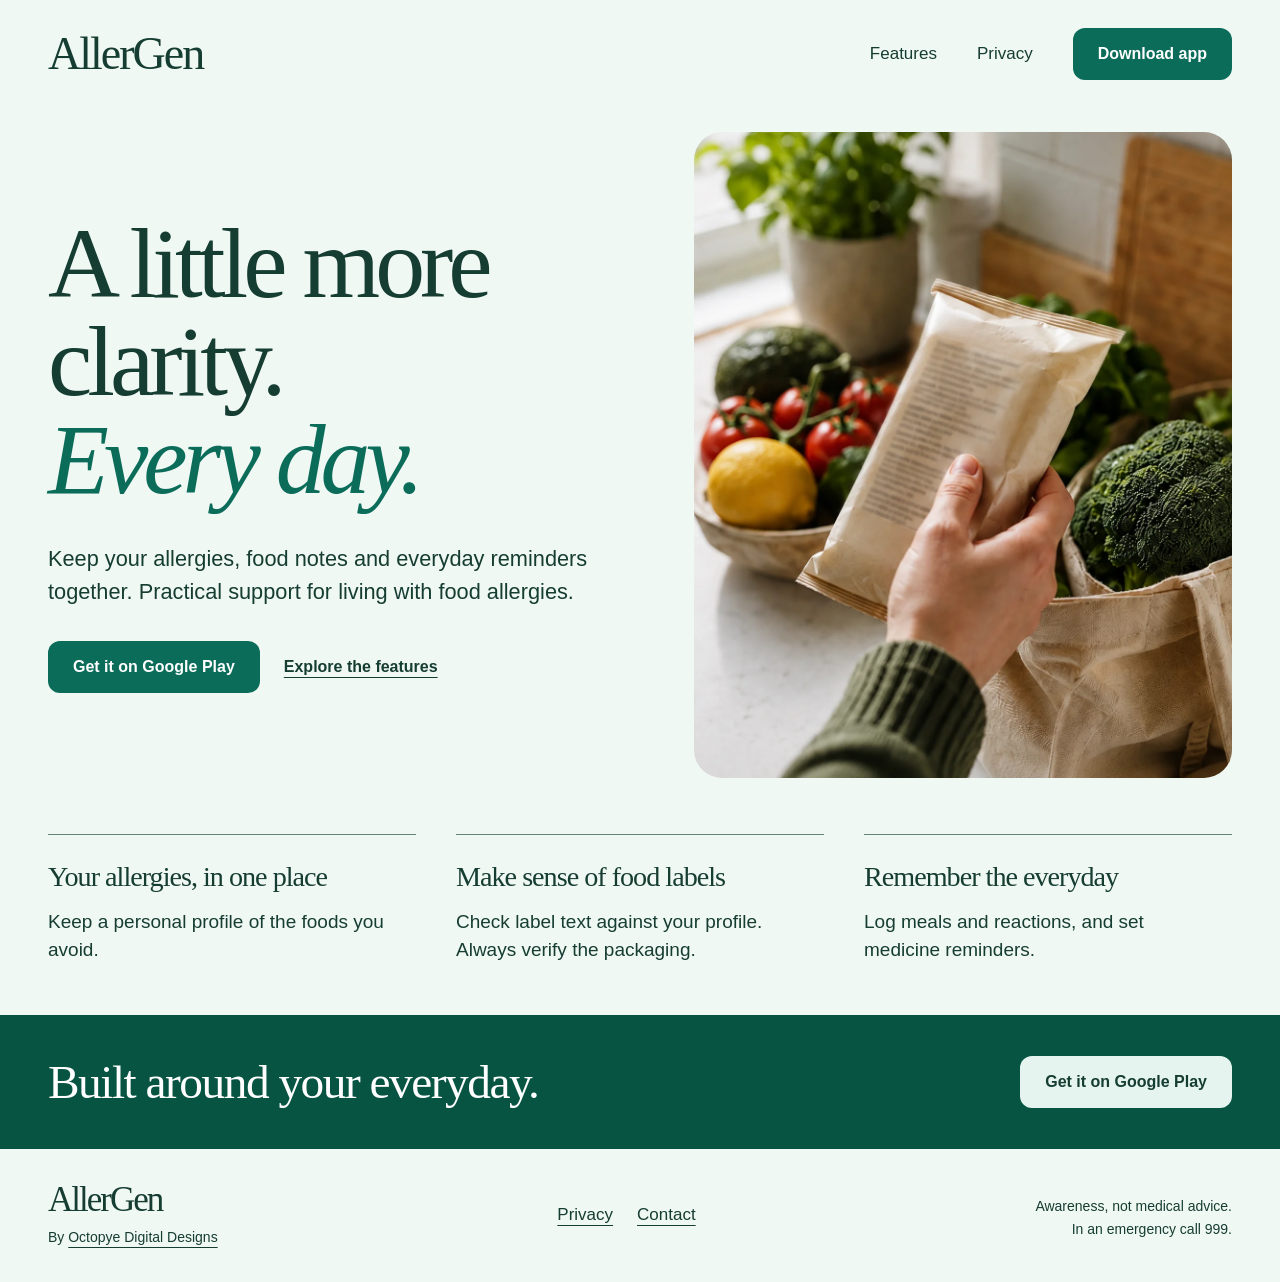
<file: index.html>
<!doctype html>
<html lang="en-GB" id="top">
<head>
<meta charset="utf-8">
<meta name="viewport" content="width=device-width, initial-scale=1">
<title>AllerGen — a little more clarity, every day</title>
<meta name="description" content="Your everyday food-allergy companion for Android. Keep an allergy profile, check label text, log meals and reactions, and set medicine reminders.">
<meta name="theme-color" content="#0b6c59">
<meta name="referrer" content="strict-origin-when-cross-origin">
<meta http-equiv="Content-Security-Policy" content="default-src 'self'; script-src 'self'; style-src 'self'; img-src 'self'; font-src 'self'; connect-src 'none'; object-src 'none'; base-uri 'none'; form-action 'none'">
<link rel="canonical" href="https://allergen.octopye.com/">
<meta property="og:type" content="website">
<meta property="og:locale" content="en_GB">
<meta property="og:site_name" content="AllerGen">
<meta property="og:title" content="AllerGen — a little more clarity, every day">
<meta property="og:description" content="Your everyday food-allergy companion for Android. Keep an allergy profile, check label text, log meals and reactions, and set medicine reminders.">
<meta property="og:url" content="https://allergen.octopye.com/">
<meta name="twitter:card" content="summary_large_image">
<meta name="twitter:title" content="AllerGen — a little more clarity, every day">
<meta name="twitter:description" content="Your everyday food-allergy companion for Android. Keep an allergy profile, check label text, log meals and reactions, and set medicine reminders.">
<meta property="og:image" content="https://allergen.octopye.com/assets/og.png">
<meta property="og:image:alt" content="AllerGen — a little more clarity, every day">
<meta name="twitter:image" content="https://allergen.octopye.com/assets/og.png">
<link rel="icon" href="assets/favicon.svg" type="image/svg+xml">
<link rel="stylesheet" href="styles.css">
<script src="script.js" defer></script>
</head>
<body>
<a class="skip-link" href="#main-content">Skip to content</a>
<header class="site-header wrap"><a class="wordmark" href="index.html" aria-label="AllerGen home">AllerGen</a><nav aria-label="Main navigation"><a href="index.html#features">Features</a><a href="privacy.html">Privacy</a><a class="button" href="https://play.google.com/store/apps/details?id=com.allergen">Download app</a></nav></header>
<main id="main-content">
<section class="hero wrap" aria-labelledby="hero-title">
<div class="hero-copy"><h1 id="hero-title">A little more<br>clarity.<br><em>Every day.</em></h1>
<p class="intro">Keep your allergies, food notes and everyday reminders together. Practical support for living with food allergies.</p>
<div class="hero-actions"><a class="button" href="https://play.google.com/store/apps/details?id=com.allergen">Get it on Google Play</a><a class="text-link" href="#features">Explore the features</a></div></div>
<img class="hero-photo" src="assets/kitchen.webp" alt="Reading a food packet beside fresh groceries on a kitchen counter" width="1122" height="1402" fetchpriority="high">
</section>
<section class="features wrap" id="features" aria-label="Everyday AllerGen features">
<article><h2>Your allergies, in one place</h2><p>Keep a personal profile of the foods you avoid.</p></article>
<article><h2>Make sense of food labels</h2><p>Check label text against your profile. Always verify the packaging.</p></article>
<article><h2>Remember the everyday</h2><p>Log meals and reactions, and set medicine reminders.</p></article>
</section>
<section class="download-band" aria-labelledby="download-heading"><div class="wrap band-inner"><h2 id="download-heading">Built around your everyday.</h2><a class="button button-light" href="https://play.google.com/store/apps/details?id=com.allergen">Get it on Google Play</a></div></section>
</main>
<footer class="site-footer wrap"><div><a class="wordmark" href="index.html">AllerGen</a><p>By <a href="https://octopye.com">Octopye Digital Designs</a></p></div><nav aria-label="Footer navigation"><a href="privacy.html">Privacy</a><a href="mailto:designs@octopye.com">Contact</a></nav><p class="safety-note">Awareness, not medical advice.<br>In an emergency call 999.</p></footer>
<a class="back-top" data-back-top href="#top">Back to top</a>
</body>
</html>
</file>
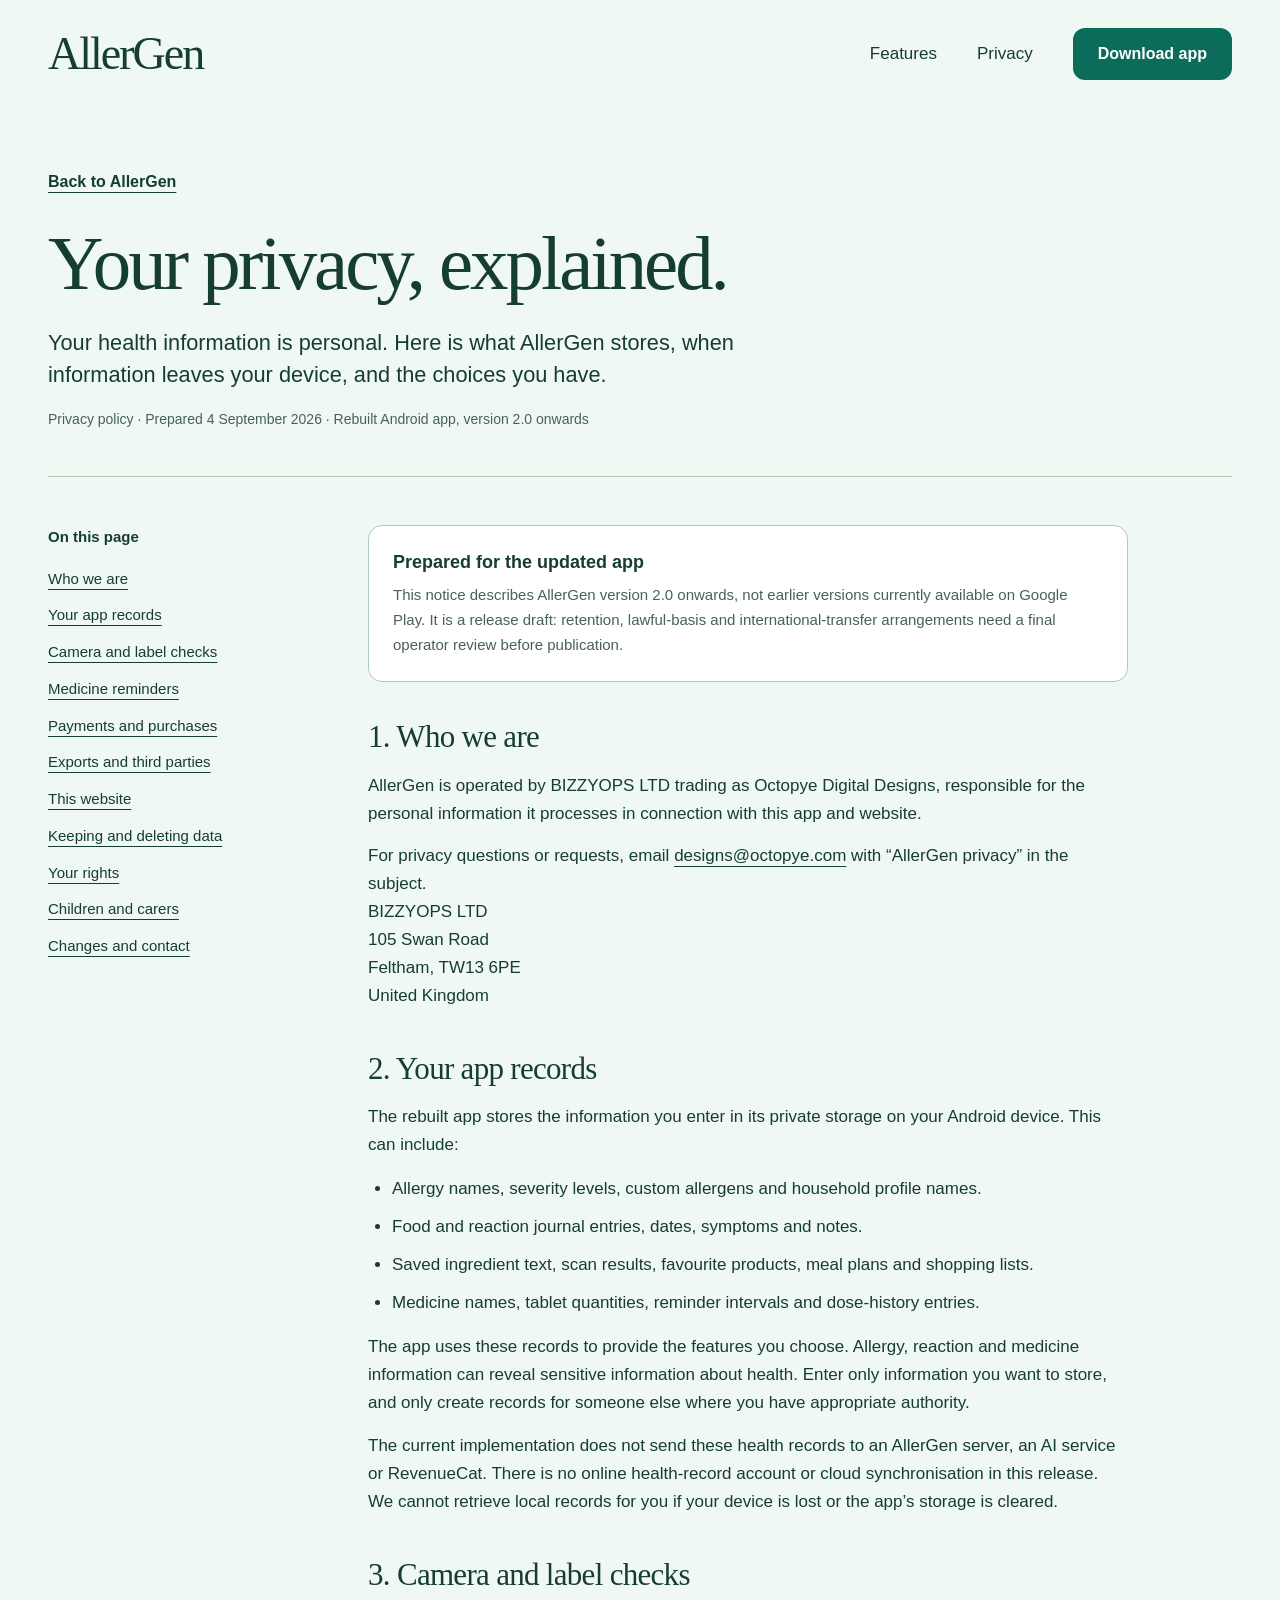
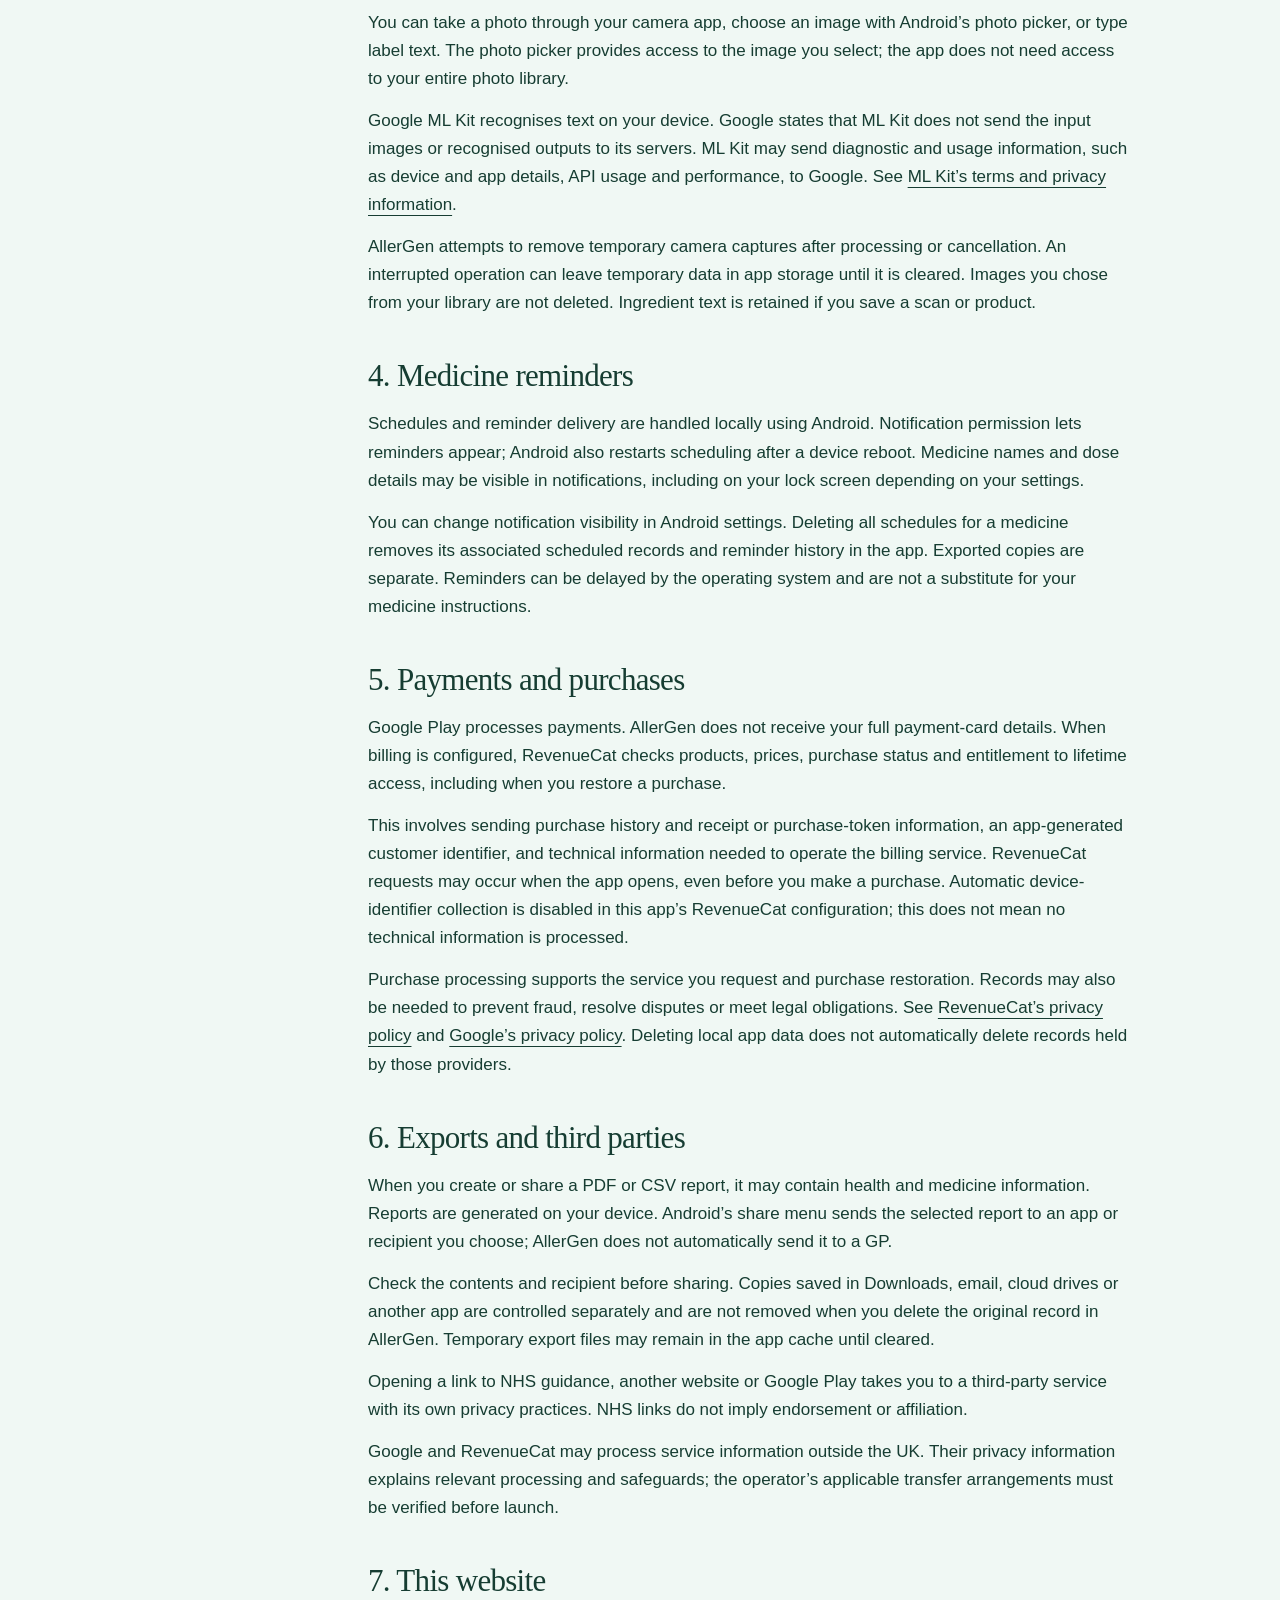
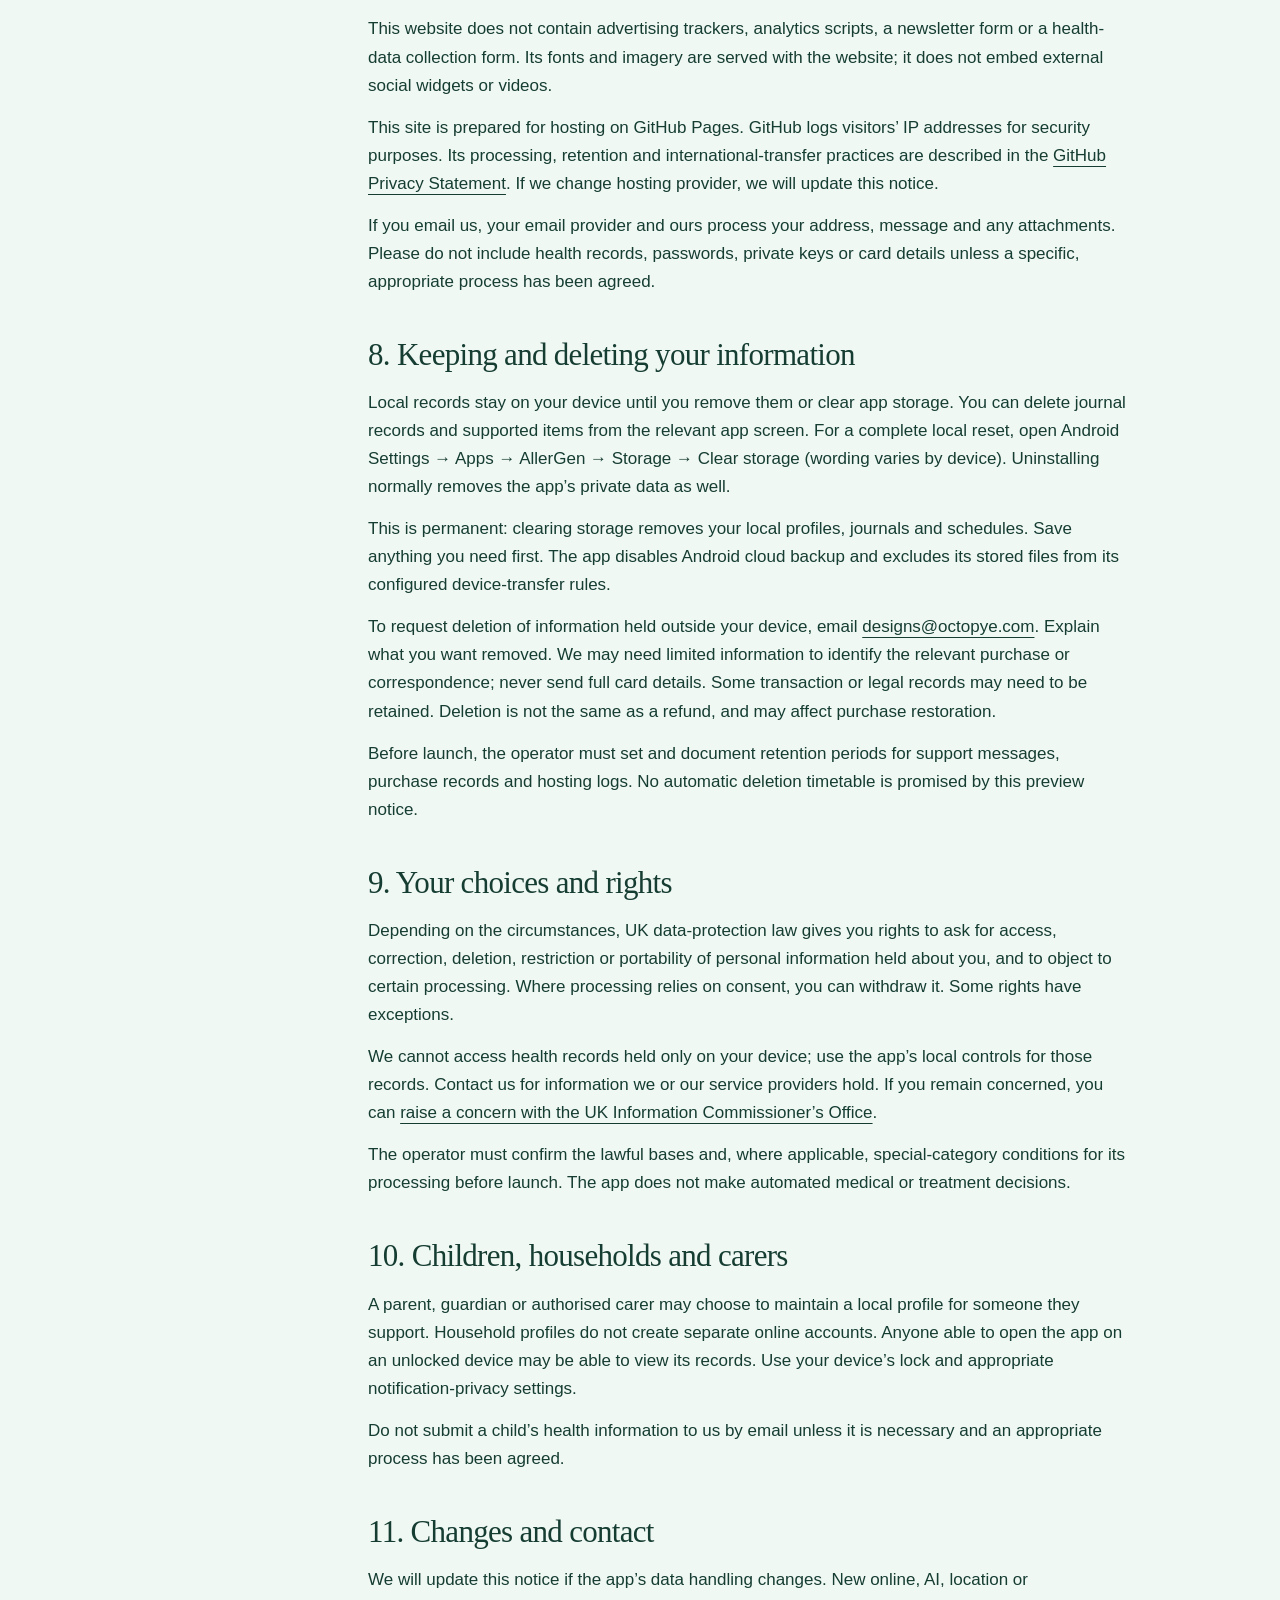
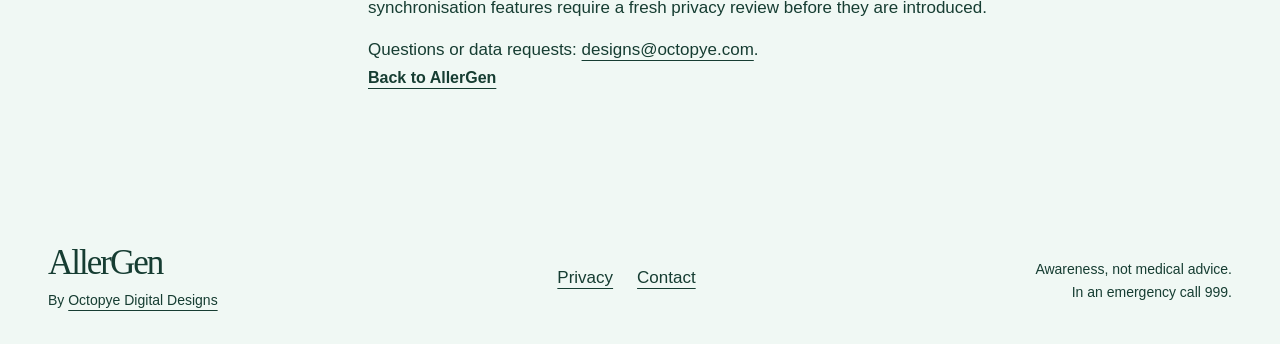
<file: privacy/index.html>
<!doctype html>
<html lang="en-GB"><head><meta charset="utf-8"><meta name="viewport" content="width=device-width,initial-scale=1"><meta http-equiv="refresh" content="0;url=../privacy.html"><link rel="canonical" href="https://allergen.octopye.com/privacy.html"><title>Privacy policy | AllerGen</title></head><body><p><a href="../privacy.html">Read the AllerGen privacy policy</a></p></body></html>
</file>
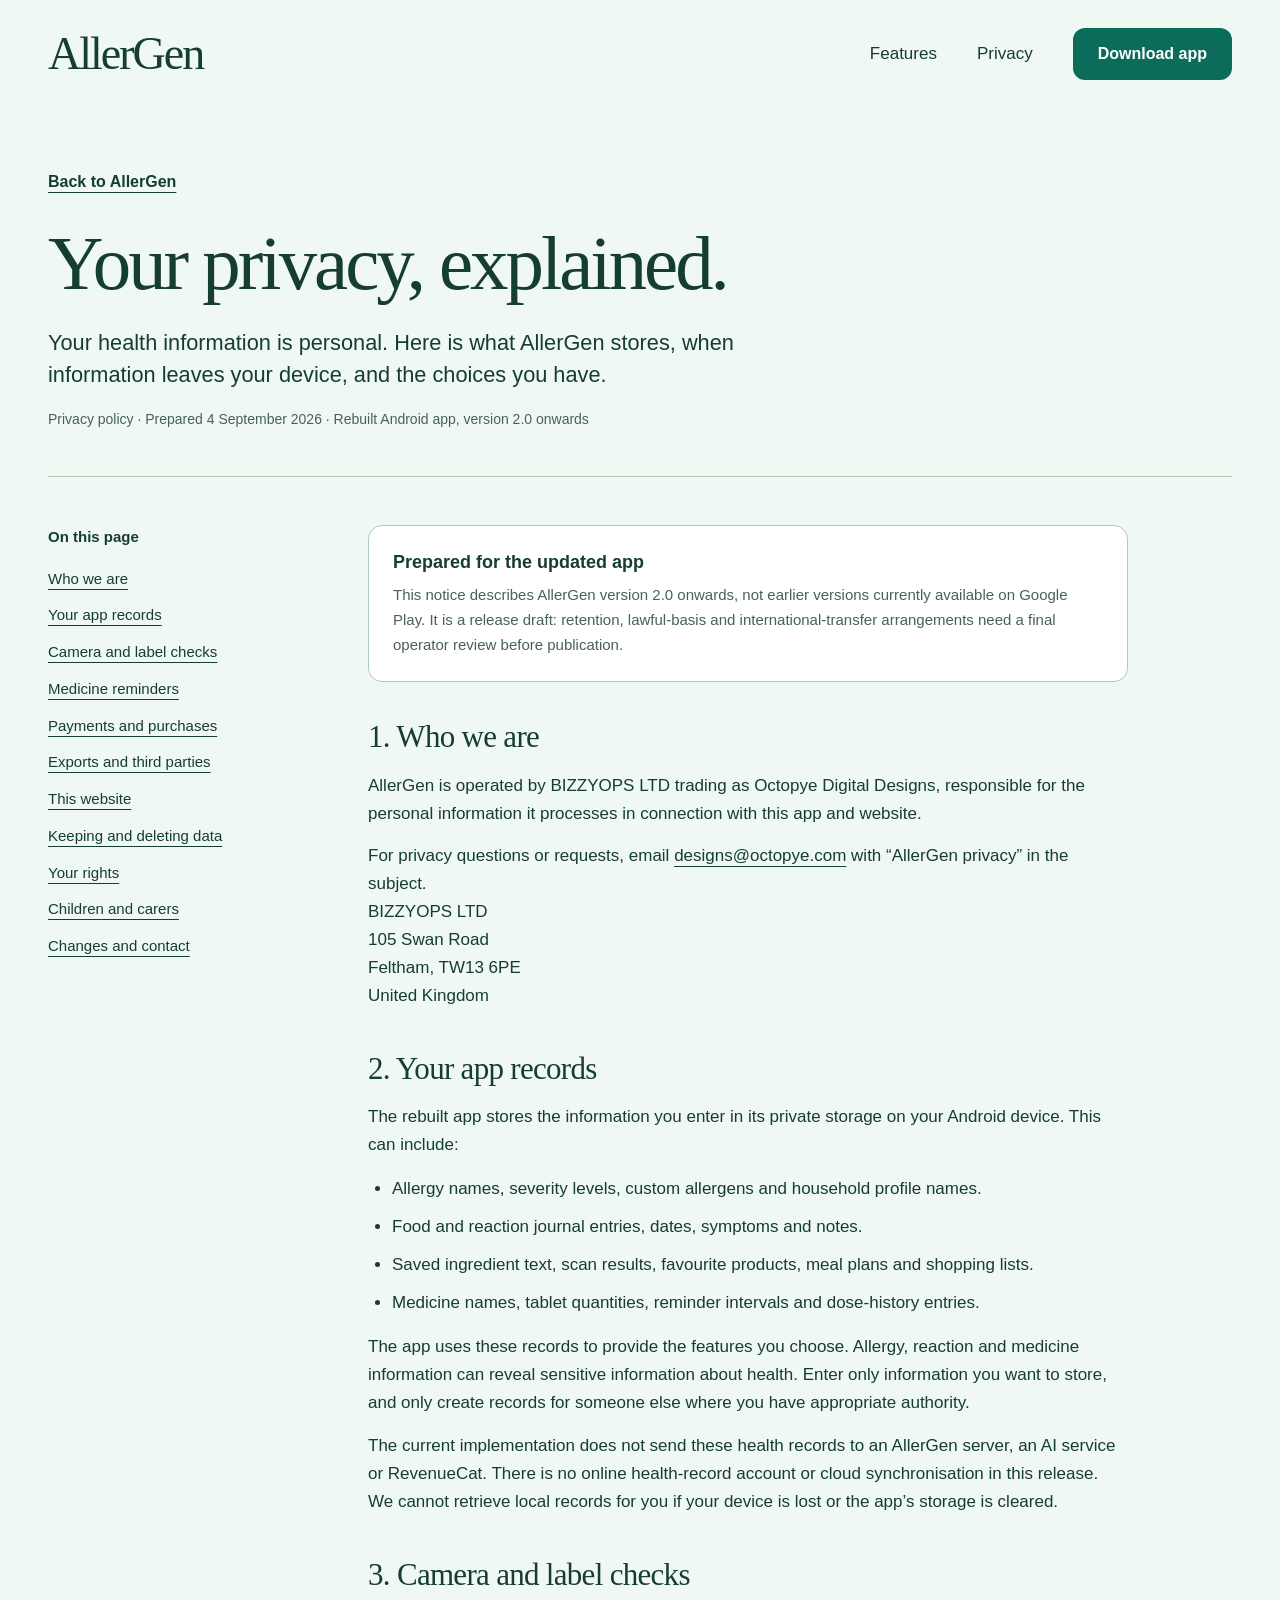
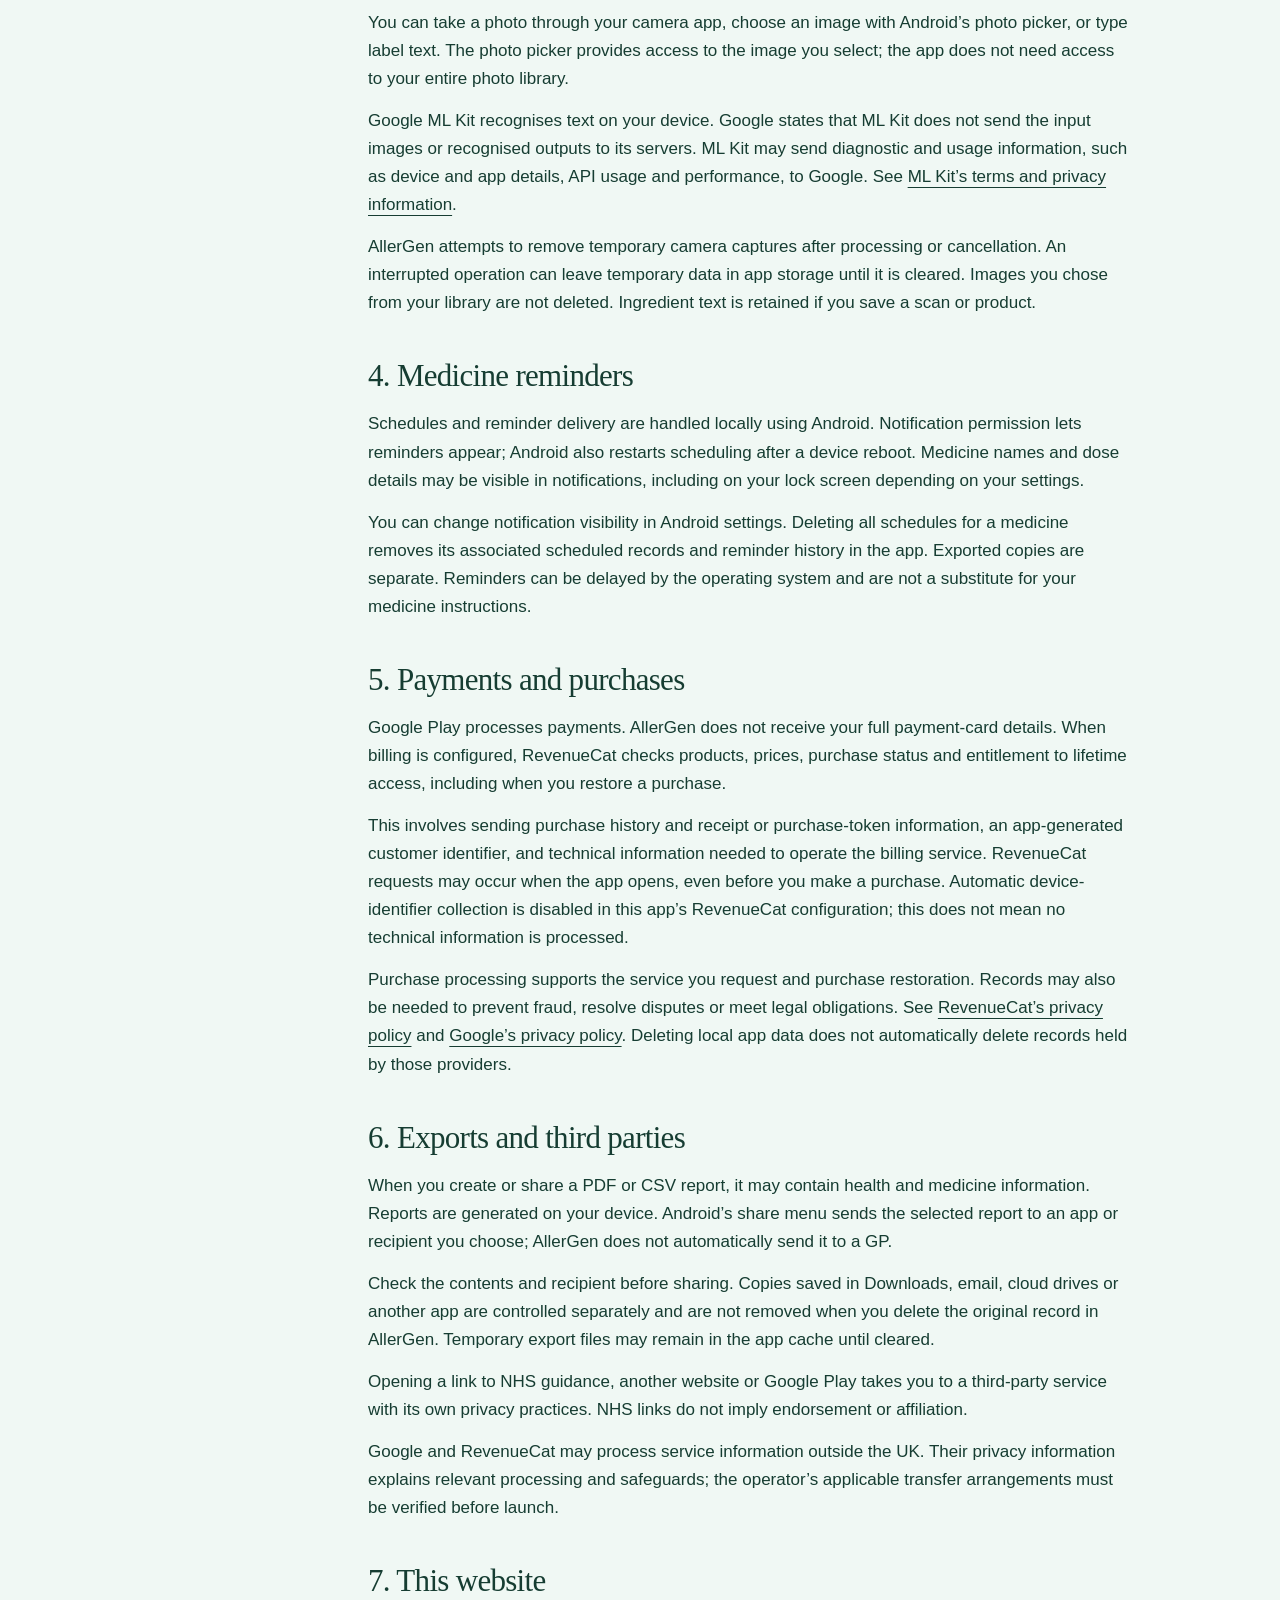
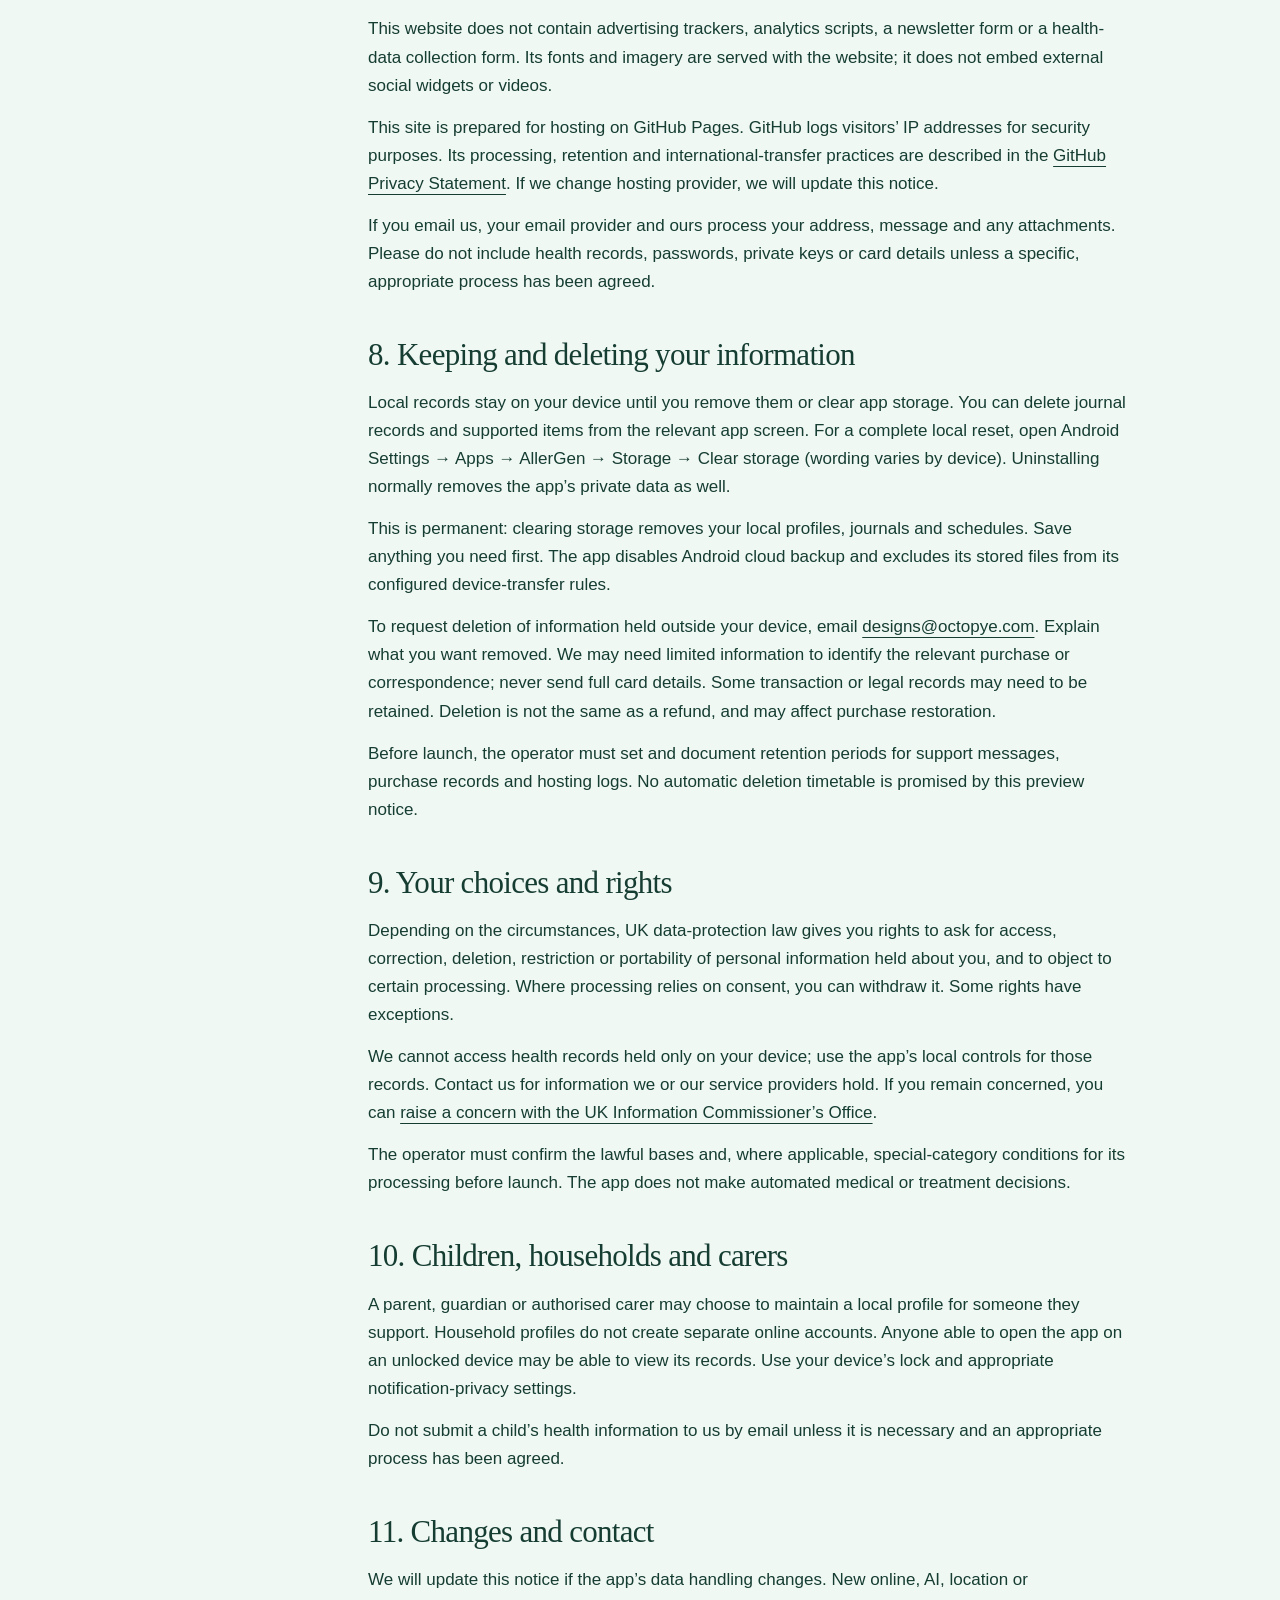
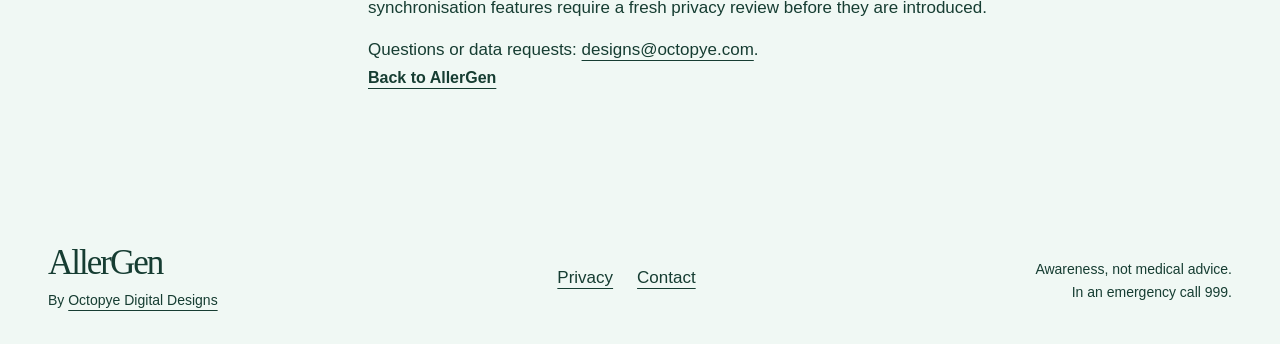
<file: privacy.html>
<!doctype html>
<html lang="en-GB" id="top">
<head>
<meta charset="utf-8">
<meta name="viewport" content="width=device-width, initial-scale=1">
<title>Privacy policy | AllerGen</title>
<meta name="description" content="How AllerGen handles your records, camera images, medicine reminders and purchases, and how to request deletion.">
<meta name="theme-color" content="#0b6c59">
<meta name="referrer" content="strict-origin-when-cross-origin">
<meta http-equiv="Content-Security-Policy" content="default-src 'self'; script-src 'self'; style-src 'self'; img-src 'self'; font-src 'self'; connect-src 'none'; object-src 'none'; base-uri 'none'; form-action 'none'">
<link rel="canonical" href="https://allergen.octopye.com/privacy.html">
<meta property="og:type" content="website">
<meta property="og:locale" content="en_GB">
<meta property="og:site_name" content="AllerGen">
<meta property="og:title" content="Privacy policy | AllerGen">
<meta property="og:description" content="How AllerGen handles your records, camera images, medicine reminders and purchases, and how to request deletion.">
<meta property="og:url" content="https://allergen.octopye.com/privacy.html">
<meta name="twitter:card" content="summary">
<meta name="twitter:title" content="Privacy policy | AllerGen">
<meta name="twitter:description" content="How AllerGen handles your records, camera images, medicine reminders and purchases, and how to request deletion.">

<link rel="icon" href="assets/favicon.svg" type="image/svg+xml">
<link rel="stylesheet" href="styles.css">
<script src="script.js" defer></script>
</head>
<body>
<a class="skip-link" href="#main-content">Skip to content</a>
<header class="site-header wrap"><a class="wordmark" href="index.html" aria-label="AllerGen home">AllerGen</a><nav aria-label="Main navigation"><a href="index.html#features">Features</a><a href="privacy.html">Privacy</a><a class="button" href="https://play.google.com/store/apps/details?id=com.allergen">Download app</a></nav></header>
<main id="main-content">
<header class="privacy-heading wrap"><a class="text-link" href="index.html">Back to AllerGen</a><h1>Your privacy, explained.</h1><p class="intro">Your health information is personal. Here is what AllerGen stores, when information leaves your device, and the choices you have.</p><p class="privacy-date">Privacy policy · Prepared 4 September 2026 · Rebuilt Android app, version 2.0 onwards</p></header>
<div class="privacy-layout wrap"><nav class="privacy-toc" aria-label="Privacy policy contents"><strong>On this page</strong><a href="#who">Who we are</a><a href="#records">Your app records</a><a href="#camera">Camera and label checks</a><a href="#reminders">Medicine reminders</a><a href="#purchases">Payments and purchases</a><a href="#sharing">Exports and third parties</a><a href="#website">This website</a><a href="#retention">Keeping and deleting data</a><a href="#rights">Your rights</a><a href="#children">Children and carers</a><a href="#changes">Changes and contact</a></nav>
<div class="privacy-content"><aside class="review-note"><h2>Prepared for the updated app</h2><p>This notice describes AllerGen version 2.0 onwards, not earlier versions currently available on Google Play. It is a release draft: retention, lawful-basis and international-transfer arrangements need a final operator review before publication.</p></aside>
      <section id="who"><h2>1. Who we are</h2><p>AllerGen is operated by BIZZYOPS LTD trading as Octopye Digital Designs, responsible for the personal information it processes in connection with this app and website.</p><p>For privacy questions or requests, email <a href="mailto:designs@octopye.com">designs@octopye.com</a> with “AllerGen privacy” in the subject.</p><address>BIZZYOPS LTD<br>105 Swan Road<br>Feltham, TW13 6PE<br>United Kingdom</address></section>
      <section id="records"><h2>2. Your app records</h2><p>The rebuilt app stores the information you enter in its private storage on your Android device. This can include:</p><ul><li>Allergy names, severity levels, custom allergens and household profile names.</li><li>Food and reaction journal entries, dates, symptoms and notes.</li><li>Saved ingredient text, scan results, favourite products, meal plans and shopping lists.</li><li>Medicine names, tablet quantities, reminder intervals and dose-history entries.</li></ul><p>The app uses these records to provide the features you choose. Allergy, reaction and medicine information can reveal sensitive information about health. Enter only information you want to store, and only create records for someone else where you have appropriate authority.</p><p>The current implementation does not send these health records to an AllerGen server, an AI service or RevenueCat. There is no online health-record account or cloud synchronisation in this release. We cannot retrieve local records for you if your device is lost or the app’s storage is cleared.</p></section>
      <section id="camera"><h2>3. Camera and label checks</h2><p>You can take a photo through your camera app, choose an image with Android’s photo picker, or type label text. The photo picker provides access to the image you select; the app does not need access to your entire photo library.</p><p>Google ML Kit recognises text on your device. Google states that ML Kit does not send the input images or recognised outputs to its servers. ML Kit may send diagnostic and usage information, such as device and app details, API usage and performance, to Google. See <a href="https://developers.google.com/ml-kit/terms">ML Kit’s terms and privacy information</a>.</p><p>AllerGen attempts to remove temporary camera captures after processing or cancellation. An interrupted operation can leave temporary data in app storage until it is cleared. Images you chose from your library are not deleted. Ingredient text is retained if you save a scan or product.</p></section>
      <section id="reminders"><h2>4. Medicine reminders</h2><p>Schedules and reminder delivery are handled locally using Android. Notification permission lets reminders appear; Android also restarts scheduling after a device reboot. Medicine names and dose details may be visible in notifications, including on your lock screen depending on your settings.</p><p>You can change notification visibility in Android settings. Deleting all schedules for a medicine removes its associated scheduled records and reminder history in the app. Exported copies are separate. Reminders can be delayed by the operating system and are not a substitute for your medicine instructions.</p></section>
      <section id="purchases"><h2>5. Payments and purchases</h2><p>Google Play processes payments. AllerGen does not receive your full payment-card details. When billing is configured, RevenueCat checks products, prices, purchase status and entitlement to lifetime access, including when you restore a purchase.</p><p>This involves sending purchase history and receipt or purchase-token information, an app-generated customer identifier, and technical information needed to operate the billing service. RevenueCat requests may occur when the app opens, even before you make a purchase. Automatic device-identifier collection is disabled in this app’s RevenueCat configuration; this does not mean no technical information is processed.</p><p>Purchase processing supports the service you request and purchase restoration. Records may also be needed to prevent fraud, resolve disputes or meet legal obligations. See <a href="https://www.revenuecat.com/privacy">RevenueCat’s privacy policy</a> and <a href="https://policies.google.com/privacy">Google’s privacy policy</a>. Deleting local app data does not automatically delete records held by those providers.</p></section>
      <section id="sharing"><h2>6. Exports and third parties</h2><p>When you create or share a PDF or CSV report, it may contain health and medicine information. Reports are generated on your device. Android’s share menu sends the selected report to an app or recipient you choose; AllerGen does not automatically send it to a GP.</p><p>Check the contents and recipient before sharing. Copies saved in Downloads, email, cloud drives or another app are controlled separately and are not removed when you delete the original record in AllerGen. Temporary export files may remain in the app cache until cleared.</p><p>Opening a link to NHS guidance, another website or Google Play takes you to a third-party service with its own privacy practices. NHS links do not imply endorsement or affiliation.</p><p>Google and RevenueCat may process service information outside the UK. Their privacy information explains relevant processing and safeguards; the operator’s applicable transfer arrangements must be verified before launch.</p></section>
      <section id="website"><h2>7. This website</h2><p>This website does not contain advertising trackers, analytics scripts, a newsletter form or a health-data collection form. Its fonts and imagery are served with the website; it does not embed external social widgets or videos.</p><p>This site is prepared for hosting on GitHub Pages. GitHub logs visitors’ IP addresses for security purposes. Its processing, retention and international-transfer practices are described in the <a href="https://docs.github.com/en/site-policy/privacy-policies/github-general-privacy-statement">GitHub Privacy Statement</a>. If we change hosting provider, we will update this notice.</p><p>If you email us, your email provider and ours process your address, message and any attachments. Please do not include health records, passwords, private keys or card details unless a specific, appropriate process has been agreed.</p></section>
      <section id="retention"><h2>8. Keeping and deleting your information</h2><p>Local records stay on your device until you remove them or clear app storage. You can delete journal records and supported items from the relevant app screen. For a complete local reset, open Android Settings → Apps → AllerGen → Storage → Clear storage (wording varies by device). Uninstalling normally removes the app’s private data as well.</p><p>This is permanent: clearing storage removes your local profiles, journals and schedules. Save anything you need first. The app disables Android cloud backup and excludes its stored files from its configured device-transfer rules.</p><p>To request deletion of information held outside your device, email <a href="mailto:designs@octopye.com?subject=AllerGen%20data%20request">designs@octopye.com</a>. Explain what you want removed. We may need limited information to identify the relevant purchase or correspondence; never send full card details. Some transaction or legal records may need to be retained. Deletion is not the same as a refund, and may affect purchase restoration.</p><p>Before launch, the operator must set and document retention periods for support messages, purchase records and hosting logs. No automatic deletion timetable is promised by this preview notice.</p></section>
      <section id="rights"><h2>9. Your choices and rights</h2><p>Depending on the circumstances, UK data-protection law gives you rights to ask for access, correction, deletion, restriction or portability of personal information held about you, and to object to certain processing. Where processing relies on consent, you can withdraw it. Some rights have exceptions.</p><p>We cannot access health records held only on your device; use the app’s local controls for those records. Contact us for information we or our service providers hold. If you remain concerned, you can <a href="https://ico.org.uk/make-a-complaint/">raise a concern with the UK Information Commissioner’s Office</a>.</p><p>The operator must confirm the lawful bases and, where applicable, special-category conditions for its processing before launch. The app does not make automated medical or treatment decisions.</p></section>
      <section id="children"><h2>10. Children, households and carers</h2><p>A parent, guardian or authorised carer may choose to maintain a local profile for someone they support. Household profiles do not create separate online accounts. Anyone able to open the app on an unlocked device may be able to view its records. Use your device’s lock and appropriate notification-privacy settings.</p><p>Do not submit a child’s health information to us by email unless it is necessary and an appropriate process has been agreed.</p></section>
      <section id="changes"><h2>11. Changes and contact</h2><p>We will update this notice if the app’s data handling changes. New online, AI, location or synchronisation features require a fresh privacy review before they are introduced.</p><p>Questions or data requests: <a href="mailto:designs@octopye.com">designs@octopye.com</a>.</p><a class="text-link" href="index.html">Back to AllerGen</a></section>
</div></div></main>
<footer class="site-footer wrap"><div><a class="wordmark" href="index.html">AllerGen</a><p>By <a href="https://octopye.com">Octopye Digital Designs</a></p></div><nav aria-label="Footer navigation"><a href="privacy.html">Privacy</a><a href="mailto:designs@octopye.com">Contact</a></nav><p class="safety-note">Awareness, not medical advice.<br>In an emergency call 999.</p></footer>
<a class="back-top" data-back-top href="#top">Back to top</a>
</body>
</html>
</file>
<file: styles.css>
:root { color-scheme:light; --background:#f0f8f4; --foreground:#163d32; --primary:#0b6c59; --primary-foreground:#fff; --secondary:#e5f4ee; --secondary-foreground:#124c3f; --muted:#e5f4ee; --muted-foreground:#476257; --card:#fff; --border:#afc8bc; --destructive:#922c25; }
* { box-sizing:border-box; }
html { scroll-behavior:smooth; scroll-padding-top:30px; }
body { margin:0; background:var(--background); color:var(--foreground); font-family:Arial,Helvetica,sans-serif; font-size:17px; line-height:1.65; -webkit-font-smoothing:antialiased; }
a { color:inherit; text-underline-offset:5px; } a:hover { text-decoration:underline; }
a:focus-visible { outline:3px solid var(--primary); outline-offset:5px; }
.wrap { width:min(1280px,calc(100% - 96px)); margin-inline:auto; }
.site-header { min-height:108px; display:flex; justify-content:space-between; align-items:center; gap:24px; }
.wordmark { font:46px/1.1 Georgia,'Times New Roman',serif; letter-spacing:-2px; text-decoration:none; }
.site-header nav { display:flex; align-items:center; gap:40px; }
.site-header nav > a:not([class]) { text-decoration:none; padding-block:12px; }
.hero { display:grid; grid-template-columns:1.08fr 1fr; gap:64px; align-items:center; padding-top:24px; padding-bottom:48px; }
h1,h2,h3,p { margin:0; }
.hero h1 { font:400 clamp(64px,7.8vw,112px)/.98 Georgia,'Times New Roman',serif; letter-spacing:-5px; }
.hero h1 em { color:var(--primary); font-weight:400; }
.intro { max-width:540px; margin-top:34px; font-size:clamp(18px,1.7vw,24px); line-height:1.5; }
.hero-actions { display:flex; flex-wrap:wrap; align-items:center; gap:24px; margin-top:32px; }
.text-link { font-weight:600; font-size:16px; padding-block:14px; }
.hero-photo { display:block; width:100%; height:auto; aspect-ratio:5/6; object-fit:cover; border-radius:28px; }
.features { display:grid; grid-template-columns:repeat(3,minmax(0,1fr)); gap:40px; padding-block:8px 50px; }
.features article { border-top:1px solid #628576; padding-top:25px; }
.features h2 { font:400 clamp(24px,2.2vw,31px)/1.2 Georgia,'Times New Roman',serif; letter-spacing:-1px; margin-bottom:14px; }
.features p { max-width:340px; font-size:19px; line-height:1.5; }
.download-band { background:#075442; color:white; }
.band-inner { display:flex; align-items:center; justify-content:space-between; gap:32px; padding-block:40px; }
.band-inner h2 { font:400 clamp(30px,3.7vw,50px)/1.15 Georgia,'Times New Roman',serif; letter-spacing:-1.5px; }
.site-footer { display:flex; align-items:center; justify-content:space-between; gap:32px; padding-block:32px; }
.site-footer .wordmark { font-size:35px; } .site-footer p { font-size:14px; margin-top:6px; }
.site-footer nav { display:flex; flex-wrap:wrap; gap:24px; } .safety-note { text-align:right; }
.skip-link { position:absolute; left:20px; top:-100px; padding:12px 20px; background:white; }
.skip-link:focus { top:12px; z-index:20; }
.privacy-heading { padding-block:60px 45px; border-bottom:1px solid var(--border); }
.privacy-heading h1 { font:400 clamp(48px,6vw,80px)/1.1 Georgia,'Times New Roman',serif; letter-spacing:-3px; margin:26px 0 20px; }
.privacy-heading .intro { margin-top:0; max-width:770px; }
.privacy-date { color:var(--muted-foreground); margin-top:16px; font-size:14px; }
.privacy-layout { display:grid; grid-template-columns:230px minmax(0,1fr); gap:90px; padding-block:48px 80px; }
.privacy-toc { align-self:start; position:sticky; top:30px; display:flex; flex-direction:column; gap:12px; font-size:15px; }
.privacy-toc strong { margin-bottom:5px; } .privacy-content { max-width:760px; }
.privacy-content section { margin-bottom:40px; scroll-margin-top:30px; }
.privacy-content h2 { font:400 31px/1.2 Georgia,'Times New Roman',serif; letter-spacing:-.7px; margin-bottom:16px; }
.privacy-content h3 { font-size:18px; margin-block:20px 8px; }
.privacy-content p + p { margin-top:14px; }
.privacy-content ul { list-style:disc; padding-left:24px; margin-block:16px; }
.privacy-content li + li { margin-top:10px; }
.privacy-content a { text-decoration:underline; overflow-wrap:anywhere; }
.privacy-content address { font-style:normal; } .privacy-content [data-slot=alert] { margin-bottom:32px; }
@media(max-width:1000px) { .wrap { width:calc(100% - 56px); } .hero { gap:32px; } .hero h1 { letter-spacing:-3px; } .hero-actions { gap:12px 20px; } .features { gap:24px; } .features p { font-size:17px; } .privacy-layout { gap:45px; } }
@media(max-width:700px) { .wrap { width:calc(100% - 40px); } .site-header { min-height:92px; gap:12px; flex-wrap:wrap; padding-block:16px; } .wordmark { font-size:35px; } .site-header nav { gap:18px; font-size:14px; } .site-header nav > a:last-child { display:none; } .hero { grid-template-columns:1fr; padding-top:30px; gap:32px; } .hero h1 { font-size:clamp(60px,12vw,88px); } .intro { margin-top:25px; font-size:19px; } .hero-photo { aspect-ratio:6/5; border-radius:20px; } .hero-actions { margin-top:24px; gap:8px 22px; } .features { grid-template-columns:1fr; gap:30px; padding-bottom:40px; } .features h2 { font-size:28px; } .features p { max-width:none; font-size:18px; } .band-inner { align-items:start; flex-direction:column; gap:24px; } .site-footer { align-items:start; flex-direction:column; gap:22px; } .safety-note { text-align:left; } .privacy-heading { padding-top:30px; } .privacy-layout { grid-template-columns:1fr; gap:35px; padding-top:30px; } .privacy-toc { position:static; padding-bottom:25px; border-bottom:1px solid var(--border); } }
@media(prefers-reduced-motion:reduce) { html { scroll-behavior:auto; } *,*::before,*::after { transition:none !important; animation:none !important; } }


/* Standalone controls: no framework or generated utility stylesheet. */
.button { display:inline-flex; min-height:52px; padding:13px 24px; align-items:center; justify-content:center; border:1px solid transparent; border-radius:12px; background:var(--primary); color:var(--primary-foreground); font:600 16px/1.4 Arial,Helvetica,sans-serif; text-align:center; text-decoration:none; transition:background .18s,transform .18s; }
.button:hover { background:#075442; text-decoration:none; transform:translateY(-1px); }
.button-light { background:var(--secondary); color:var(--foreground); }
.button-light:hover { background:#fff; }
.download-band a:focus-visible { outline-color:white; }
.review-note { background:white; border:1px solid var(--border); border-radius:14px; padding:24px; margin-bottom:36px; }
.privacy-content .review-note h2 { font:600 18px/1.4 Arial,Helvetica,sans-serif; letter-spacing:0; margin-bottom:8px; }
.review-note p { font-size:15px; color:var(--muted-foreground); }
.back-top { display:block; width:max-content; margin:0 auto 24px; font-size:14px; }
.back-top.enhanced { position:fixed; right:20px; bottom:16px; margin:0; padding:10px 18px; background:var(--foreground); color:white; border-radius:999px; box-shadow:0 3px 12px #163d3220; }
[hidden] { display:none !important; }
@media(prefers-reduced-motion:reduce) { .button { transition:none; } .button:hover { transform:none; } }
</file>
